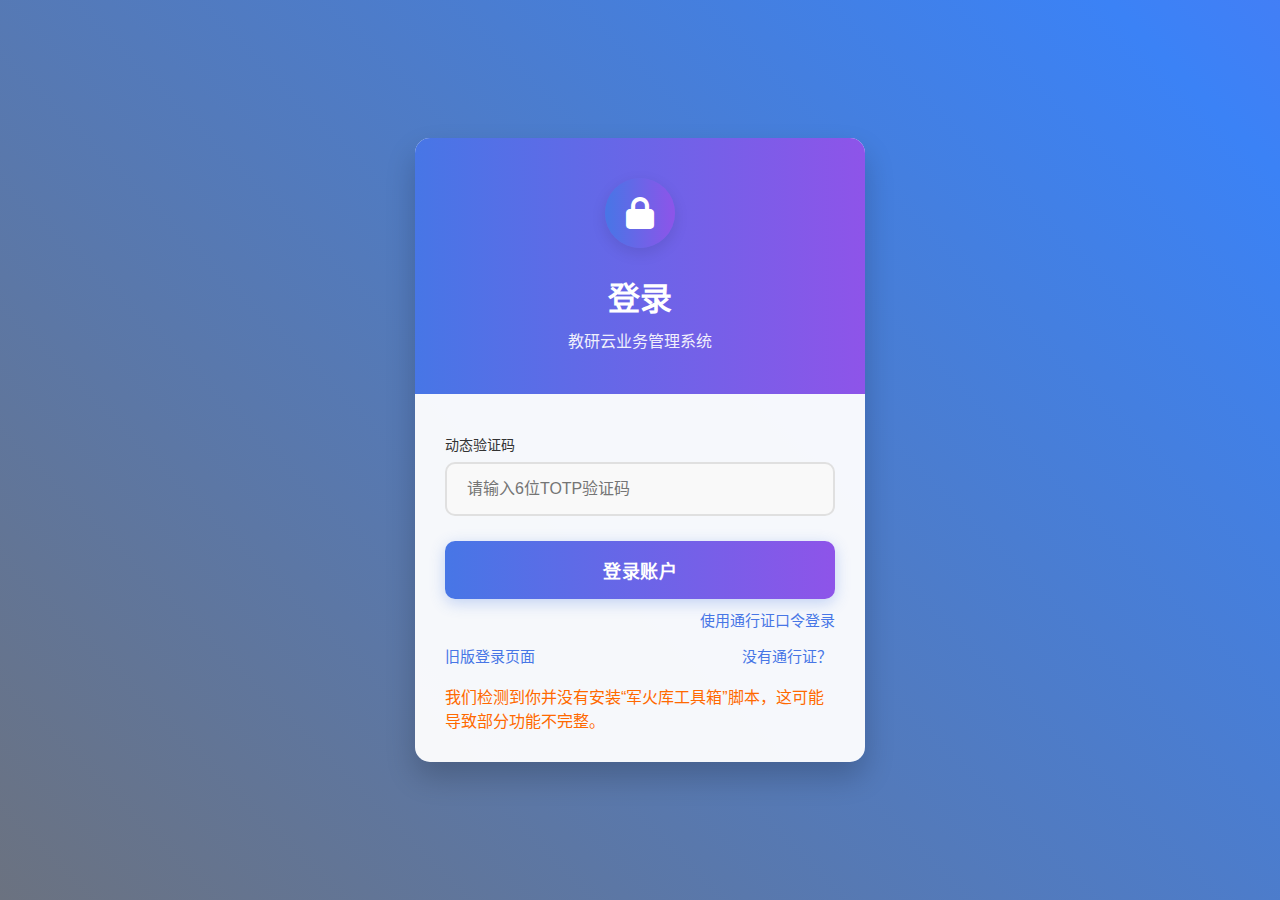
<file: login/index.html>
<!DOCTYPE html>
<script src="https://stc-arsenal.github.io/md5.js"></script>
<html lang="zh-CN">
<head>
    <link rel="icon" type="image/x-icon" href="https://www.jiaoyanyun.com/logo.png">
    <meta charset="UTF-8">
    <meta name="viewport" content="width=device-width, initial-scale=1.0">
    <title>教研云业务管理系统</title>
    <link rel="stylesheet" href="https://cdnjs.cloudflare.com/ajax/libs/font-awesome/6.4.0/css/all.min.css">
    <style>
        * {
            margin: 0;
            padding: 0;
            box-sizing: border-box;
            font-family: 'Segoe UI', Tahoma, Geneva, Verdana, sans-serif;
        }
        
        body {
            background: linear-gradient(45deg, #6b7280, #3b82f6, #8b5cf6, #ec4899);
            background-size: 400%;
            animation: gradient 15s ease infinite;
            min-height: 100vh;
            display: flex;
            justify-content: center;
            align-items: center;
            padding: 20px;
        }
        
        @keyframes gradient {
            0% { background-position: 0% 50%; }
            50% { background-position: 100% 50%; }
            100% { background-position: 0% 50%; }
        }
        
        .login-container {
            background-color: rgba(255, 255, 255, 0.95);
            border-radius: 15px;
            box-shadow: 0 15px 30px rgba(0, 0, 0, 0.2);
            width: 100%;
            max-width: 450px;
            overflow: hidden;
            animation: fadeIn 0.6s ease-out;
            transition: transform 0.3s cubic-bezier(.4,2,.3,1); /* 新增过渡动画 */
        }
        
        .login-container:hover {
            transform: scale(1.045141919810); /* 悬停时放大 */
        }
        
        .login-header {
            background: linear-gradient(to right, #4776E6, #8E54E9);
            color: white;
            padding: 40px 20px;
            text-align: center;
        }
        
        .login-header h1 {
            font-size: 32px;
            margin-bottom: 10px;
            font-weight: 600;
            letter-spacing: 0.5px;
        }
        
        .login-header p {
            font-size: 16px;
            opacity: 0.9;
            max-width: 300px;
            margin: 0 auto;
            line-height: 1.6;
        }
        
        .login-form {
            padding: 40px 30px 30px;
        }
        
        .input-group {
            margin-bottom: 25px;
            position: relative;
        }
        
        .input-group label {
            display: block;
            margin-bottom: 8px;
            font-weight: 500;
            color: #333;
            font-size: 14px;
        }
        
        .input-group input {
            width: 100%;
            padding: 16px 20px;
            border: 2px solid #e0e0e0;
            border-radius: 10px;
            font-size: 16px;
            transition: all 0.3s;
            background-color: #f9f9f9;
        }
        
        .input-group input:focus {
            border-color: #4776E6;
            outline: none;
            box-shadow: 0 0 0 4px rgba(71, 118, 230, 0.2);
            background-color: #fff;
        }
        
        .btn {
            width: 100%;
            padding: 16px;
            border: none;
            border-radius: 10px;
            font-size: 18px;
            font-weight: 600;
            cursor: pointer;
            transition: all 0.3s;
            display: flex;
            justify-content: center;
            align-items: center;
            letter-spacing: 0.5px;
        }
        
        .btn-login {
            background: linear-gradient(to right, #4776E6, #8E54E9);
            color: white;
            margin-top: 10px;
            box-shadow: 0 4px 15px rgba(71, 118, 230, 0.3);
        }
        
        .btn-login:hover {
            transform: translateY(-3px);
            box-shadow: 0 7px 20px rgba(71, 118, 230, 0.4);
        }
        
        .btn-login:active {
            transform: translateY(0);
            box-shadow: 0 4px 10px rgba(71, 118, 230, 0.3);
        }
        
        .forgot-password {
            display: inline-block;
            text-align: right;
            margin-top: 15px;
            color: #4776E6;
            text-decoration: none;
            font-weight: 500;
            font-size: 15px;
            width: 49%;
        }
        
        .userjs {
            color:#ff6900;
            margin-top:18px;
        }

        .old-page {
            width: 49%;
            display: inline-block;
            text-align: left;
            margin-top: 15px;
            color: #4776E6;
            text-decoration: none;
            font-weight: 500;
            font-size: 15px;
        }

        .signup {
            text-align: center;
            margin-top: 30px;
            color: #555;
            font-size: 16px;
            padding-top: 20px;
            border-top: 1px solid #eee;
        }
        
        .signup a {
            color: #4776E6;
            text-decoration: none;
            font-weight: 600;
            margin-left: 5px;
        }
        
        .signup a:hover {
            text-decoration: underline;
        }
        
        .error-message {
            color: #e74c3c;
            font-size: 14px;
            margin-top: 8px;
            display: none;
        }
        
        .input-group.error input {
            border-color: #e74c3c;
        }
        
        .input-group.error .error-message {
            display: block;
        }
        
        .logo {
            display: flex;
            justify-content: center;
            margin-bottom: 25px;
        }
        
        .logo-circle {
            width: 70px;
            height: 70px;
            border-radius: 50%;
            background: linear-gradient(to right, #4776E6, #8E54E9);
            display: flex;
            align-items: center;
            justify-content: center;
            box-shadow: 0 5px 15px rgba(0, 0, 0, 0.1);
        }
        
        .logo-circle i {
            font-size: 32px;
            color: white;
            /* 新增动画样式 */
            transition: transform 0.3s;
        }
        .logo-circle .check-animate {
            animation: checkPop 0.7s cubic-bezier(.2,1.5,.5,1) 1;
            color: #fff;
        }
        @keyframes checkPop {
            0% {
                transform: scale(0.2) rotate(-30deg);
                opacity: 0;
            }
            60% {
                transform: scale(1.2) rotate(10deg);
                opacity: 1;
            }
            80% {
                transform: scale(0.95) rotate(-5deg);
            }
            100% {
                transform: scale(1) rotate(0deg);
                opacity: 1;
            }
        }
        
        @keyframes fadeIn {
            from {
                opacity: 0;
                transform: translateY(20px);
            }
            to {
                opacity: 1;
                transform: translateY(0);
            }
        }
        
        @media (max-width: 500px) {
            .login-container {
                max-width: 100%;
            }
            
            .login-header {
                padding: 30px 15px;
            }
            
            .login-header h1 {
                font-size: 28px;
            }
            
            .login-form {
                padding: 30px 20px 25px;
            }
        }
    </style>
</head>
<body>
    <div class="login-container">
        <div class="login-header">
            <div class="logo">
                <div class="logo-circle">
                    <i class="fas fa-lock"></i>
                </div>
            </div>
            <h1>登录</h1>
            <p>教研云业务管理系统</p>
        </div>
        
        <div class="login-form">
        <form id="loginForm">
            <!-- TOTP 登录区域（默认显示） -->
            <div class="input-group" id="totp-group">
                <label for="totp">动态验证码</label>
                <input type="text" id="totp" maxlength="6" pattern="\d{6}" placeholder="请输入6位TOTP验证码" autocomplete="off" inputmode="numeric">
                <div class="error-message" id="totp-error">
                    <a>验证码错误，请重试。</a>
                </div>
            </div>
            <!-- 口令登录区域（默认隐藏） -->
            <div class="input-group" id="password-group" style="display:none;">
                <label for="password">通行证口令</label>
                <input type="password" id="password" placeholder="请输入您的密码" autocomplete="off" autocorrect="off" inputmode="text">
                <div class="error-message">
                    <a>密♡码♡错♡误~真♡是♡杂♡鱼♡呢~</a>
                </div>
            </div>
            <button type="submit" class="btn btn-login">登录账户</button>
            <div style="text-align:right;margin-top:10px;">
                <button type="button" id="switch-login" style="background:none;border:none;color:#4776E6;cursor:pointer;font-size:15px;padding:0;">使用通行证口令登录</button>
            </div>
        </form>
        <div>
            <a class="old-page" href="https://stc-arsenal.github.io/legacy">旧版登录页面</a>
            <a class="forgot-password" href="https://login.jiaoyanyun.com/#/login">没有通行证？</a>
        </div>
        <div class="userjs" style>
            我们检测到你并没有安装“军火库工具箱”脚本，这可能导致部分功能不完整。
        </div>

    </div>
    </div>

    <script>
        // TOTP工具函数
        function base32ToBytes(base32) {
            const alphabet = 'ABCDEFGHIJKLMNOPQRSTUVWXYZ234567';
            let bits = '';
            let bytes = [];
            base32 = base32.replace(/=+$/, '').toUpperCase();
            for (let i = 0; i < base32.length; i++) {
                const val = alphabet.indexOf(base32[i]);
                if (val === -1) continue;
                bits += val.toString(2).padStart(5, '0');
            }
            for (let i = 0; i + 8 <= bits.length; i += 8) {
                bytes.push(parseInt(bits.substring(i, i + 8), 2));
            }
            return new Uint8Array(bytes);
        }
        async function computeHMAC(keyBytes, msgBytes) {
            const cryptoKey = await window.crypto.subtle.importKey(
                'raw', keyBytes, { name: 'HMAC', hash: 'SHA-1' }, false, ['sign']
            );
            return new Uint8Array(await window.crypto.subtle.sign('HMAC', cryptoKey, msgBytes));
        }
        async function generateTOTP(secret, timeStep = 30, digits = 6) {
            const key = base32ToBytes(secret);
            const epoch = Math.floor(Date.now() / 1000);
            let counter = Math.floor(epoch / timeStep); // 修正：let 而不是 const
            const msg = new Uint8Array(8);
            for (let i = 7; i >= 0; i--) {
                msg[i] = counter & 0xff;
                counter >>>= 8;
            }
            const hmac = await computeHMAC(key, msg);
            const offset = hmac[hmac.length - 1] & 0xf;
            const code = ((hmac[offset] & 0x7f) << 24) |
                         ((hmac[offset + 1] & 0xff) << 16) |
                         ((hmac[offset + 2] & 0xff) << 8) |
                         (hmac[offset + 3] & 0xff);
            return (code % (10 ** digits)).toString().padStart(digits, '0');
        }

        // 动画辅助
        function fadeOutIn(hideEl, showEl, cb) {
            hideEl.style.transition = 'opacity 0.3s';
            showEl.style.transition = 'opacity 0.3s';
            hideEl.style.opacity = 1;
            showEl.style.opacity = 0;
            hideEl.style.display = '';
            showEl.style.display = '';
            setTimeout(() => {
                hideEl.style.opacity = 0;
                setTimeout(() => {
                    hideEl.style.display = 'none';
                    showEl.style.display = '';
                    showEl.style.opacity = 0;
                    setTimeout(() => {
                        showEl.style.opacity = 1;
                        if (cb) cb();
                    }, 10);
                }, 300);
            }, 10);
        }

        // DOM元素
        const loginForm = document.getElementById('loginForm');
        const passwordInput = document.getElementById('password');
        const passwordGroup = document.getElementById('password-group');
        const totpInput = document.getElementById('totp');
        const totpGroup = document.getElementById('totp-group');
        const totpError = document.getElementById('totp-error');
        const switchBtn = document.getElementById('switch-login');
        let loginMode = 'totp'; // totp or password

        // 切换登录方式
        switchBtn.addEventListener('click', function() {
            if (loginMode === 'totp') {
                fadeOutIn(totpGroup, passwordGroup, () => {
                    switchBtn.textContent = '使用动态验证码登录';
                    loginMode = 'password';
                });
            } else {
                fadeOutIn(passwordGroup, totpGroup, () => {
                    switchBtn.textContent = '使用通行证口令登录';
                    loginMode = 'totp';
                });
            }
        });

        // 登录表单提交
        loginForm.addEventListener('submit', function(e) {
            e.preventDefault();
            if (loginMode === 'totp') {
                totpError.style.display = "none";
                const code = totpInput.value.trim();
                if (!/^\d{6}$/.test(code)) {
                    totpError.style.display = "block";
                    return;
                }
                generateTOTP('MRWXGZ3PORXWI2LF').then(validCode => {
                    if (code === validCode) {
                        document.querySelector('.login-header h1').textContent = '登录成功!';
                        document.querySelector('.login-header p').textContent = '正在重定向……';
                        const logoCircle = document.querySelector('.logo-circle');
                        logoCircle.innerHTML = '<i class="fas fa-check check-animate"></i>';
                        logoCircle.style.background = 'linear-gradient(to right, #2ecc71, #27ae60)';
                        totpInput.disabled = true;
                        document.querySelector('.btn-login').disabled = true;
                        const checkIcon = logoCircle.querySelector('.check-animate');
                        checkIcon.addEventListener('animationend', function() {
                            var jiexiurl = "https://jyyapi.jiaoyanyun.com/v1/question/getstdindexurl"
                            var post = {appId: "WO_DE_KE_TANG", subjectId: 4, periodId: 3}
                            var xhr = new XMLHttpRequest();
                            var data = JSON.stringify(post);
                            xhr.open("POST", jiexiurl, false);
                            xhr.setRequestHeader("Content-Type", "application/json");
                            xhr.onload = function () {
                                var json = JSON.parse(this.responseText);
                                location.assign(json.data.url)
                            }
                            xhr.send(data);
                        }, { once: true });
                    } else {
                        totpError.style.display = "block";
                    }
                });
            } else {
                // 口令登录原逻辑
                setTimeout(function() {
                    if(passwordInput.value.length < 8) {
                        passwordInput.parentElement.classList.add('error');
                    } else {
                        passwordInput.parentElement.classList.remove('error');
                        var hash = md5(passwordInput.value).toString();
                        fetch('https://stc-arsenal.github.io/jiaoyanyun/user_config')
                            .then(response => response.text())
                            .then(data => {
                                if (data == hash) {
                                    document.querySelector('.login-header h1').textContent = '登录成功!';
                                    document.querySelector('.login-header p').textContent = '正在重定向……';
                                    const logoCircle = document.querySelector('.logo-circle');
                                    logoCircle.innerHTML = '<i class="fas fa-check check-animate"></i>';
                                    logoCircle.style.background = 'linear-gradient(to right, #2ecc71, #27ae60)';
                                    passwordInput.disabled = true;
                                    document.querySelector('.btn-login').disabled = true;
                                    const checkIcon = logoCircle.querySelector('.check-animate');
                                    checkIcon.addEventListener('animationend', function() {
                                        var jiexiurl = "https://jyyapi.jiaoyanyun.com/v1/question/getstdindexurl"
                                        var post = {appId: "WO_DE_KE_TANG", subjectId: 4, periodId: 3}
                                        var xhr = new XMLHttpRequest();
                                        var data = JSON.stringify(post);
                                        xhr.open("POST", jiexiurl, false);
                                        xhr.setRequestHeader("Content-Type", "application/json");
                                        xhr.onload = function () {
                                            var json = JSON.parse(this.responseText);
                                            location.assign(json.data.url)
                                        }
                                        xhr.send(data);
                                    }, { once: true });
                                } else {
                                    passwordInput.parentElement.classList.add('error');
                                }
                            });
                    }
                }, 750);
            }
        });

        // 实时验证
        totpInput.addEventListener('input', function() {
            if (/^\d{6}$/.test(this.value)) {
                totpError.style.display = "none";
            }
        });
        passwordInput.addEventListener('input', function() {
            if(this.value.length >= 8) {
                this.parentElement.classList.remove('error');
            }
        });
    </script>
</body>
</html>
</file>
